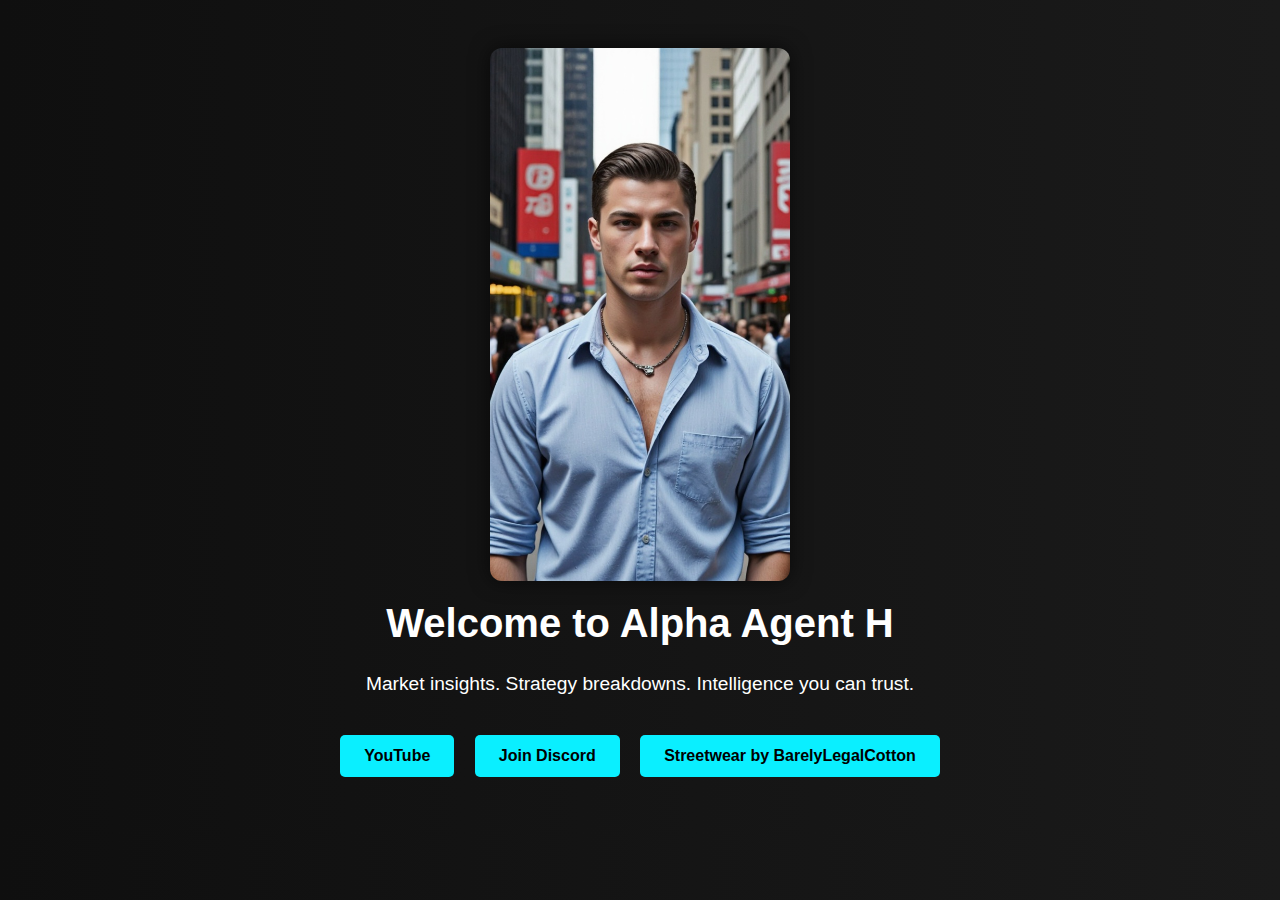
<file: index.html>
<!DOCTYPE html>
<html lang="en">
<head>
  <meta charset="UTF-8" />
  <meta name="viewport" content="width=device-width, initial-scale=1.0"/>
  <title>Alpha Agent H</title>
  <style>
    body {
      margin: 0;
      font-family: 'Segoe UI', Tahoma, Geneva, Verdana, sans-serif;
      background: linear-gradient(to right, #0f0f0f, #1a1a1a);
      color: white;
      text-align: center;
      padding: 3rem;
    }
    .avatar {
      max-width: 300px;
      border-radius: 12px;
      box-shadow: 0 0 20px rgba(0,0,0,0.6);
    }
    h1 {
      font-size: 2.5rem;
      margin-top: 1rem;
    }
    p {
      font-size: 1.2rem;
      margin: 1rem 0 2rem;
    }
    .buttons a {
      display: inline-block;
      margin: 0.5rem;
      padding: 0.75rem 1.5rem;
      background: #0aefff;
      color: black;
      text-decoration: none;
      font-weight: bold;
      border-radius: 5px;
      transition: background 0.3s ease;
    }
    .buttons a:hover {
      background: #06c9d7;
    }
  </style>
</head>
<body>

  <img src="images/profile_pic.jpg" alt="Alpha Agent H" class="avatar" />

  <h1>Welcome to Alpha Agent H</h1>
  <p>Market insights. Strategy breakdowns. Intelligence you can trust.</p>

  <div class="buttons">
    <a href="https://www.youtube.com/@AlphaAgentH" target="_blank">YouTube</a>
    <a href="https://discord.gg/YOUR_INVITE_CODE" target="_blank">Join Discord</a>
    <a href="https://barelylegalcotton.com" target="_blank">Streetwear by BarelyLegalCotton</a>
  </div>

</body>
</html>
</file>
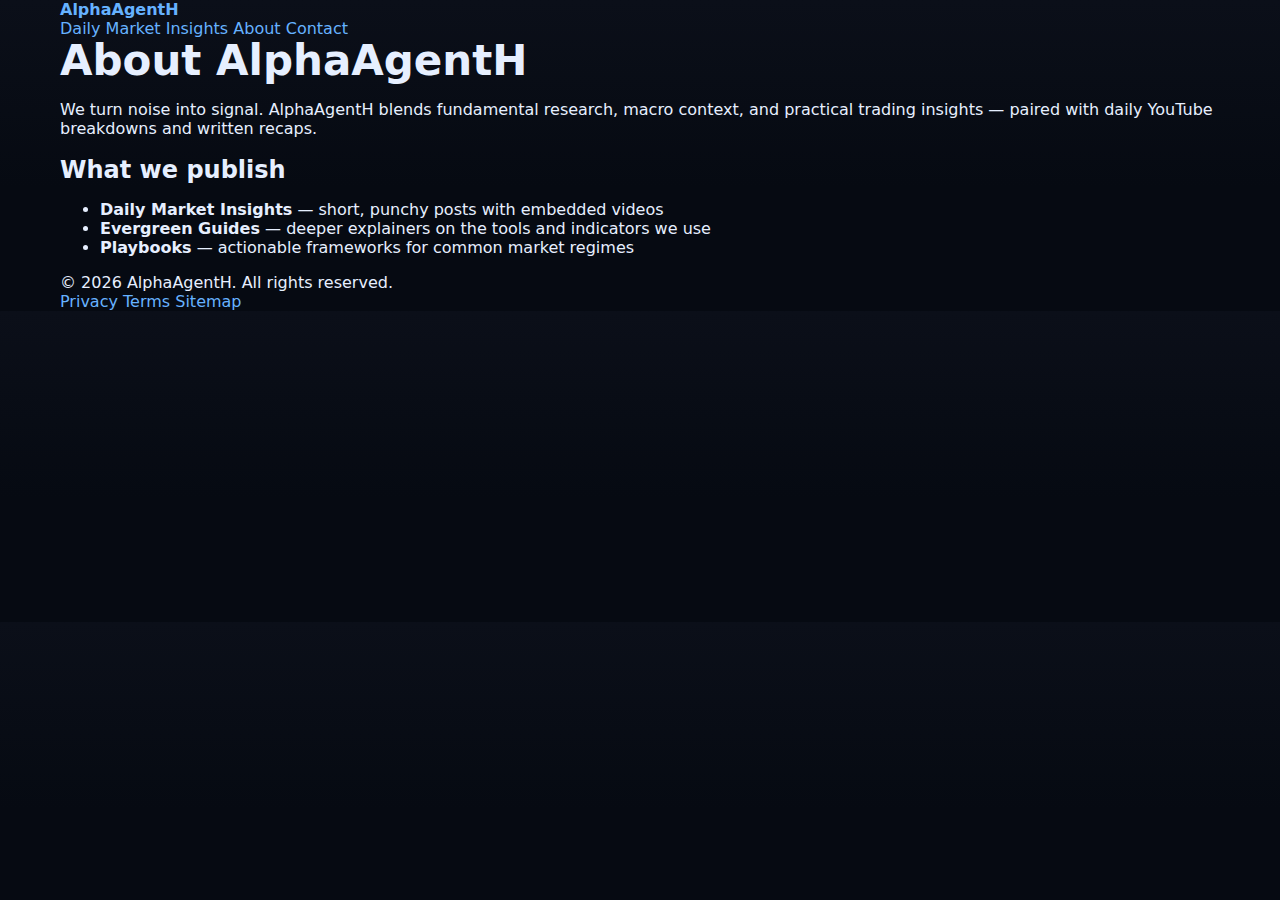
<file: about.html>
<!DOCTYPE html>

<html lang="en">
<head>
<meta charset="utf-8"/>
<meta content="width=device-width,initial-scale=1" name="viewport"/>
<title>About — AlphaAgentH</title>
<meta content="About AlphaAgentH: markets, AI, and strategy." name="description"/>
<link href="/css/site.css" rel="stylesheet"/>
</head>
<body>
<header class="site-header">
<div class="wrap">
<a class="brand" href="/">AlphaAgentH</a>
<nav>
<a href="/market-insights.html">Daily Market Insights</a>
<a class="active" href="/about.html">About</a>
<a href="/contact.html">Contact</a>
</nav>
</div>
</header>
<main class="wrap">
<h1>About AlphaAgentH</h1>
<p>We turn noise into signal. AlphaAgentH blends fundamental research, macro context, and practical trading insights — paired with daily YouTube breakdowns and written recaps.</p>
<h2>What we publish</h2>
<ul>
<li><strong>Daily Market Insights</strong> — short, punchy posts with embedded videos</li>
<li><strong>Evergreen Guides</strong> — deeper explainers on the tools and indicators we use</li>
<li><strong>Playbooks</strong> — actionable frameworks for common market regimes</li>
</ul>
</main>
<footer class="site-footer">
<div class="wrap">
<div>© <span id="year"></span> AlphaAgentH. All rights reserved.</div>
<div class="links">
<a href="/privacy.html">Privacy</a>
<a href="/terms.html">Terms</a>
<a href="/sitemap.xml">Sitemap</a>
</div>
</div>
</footer>
<script>document.getElementById('year').textContent = new Date().getFullYear();</script>
</body>
</html>
</file>
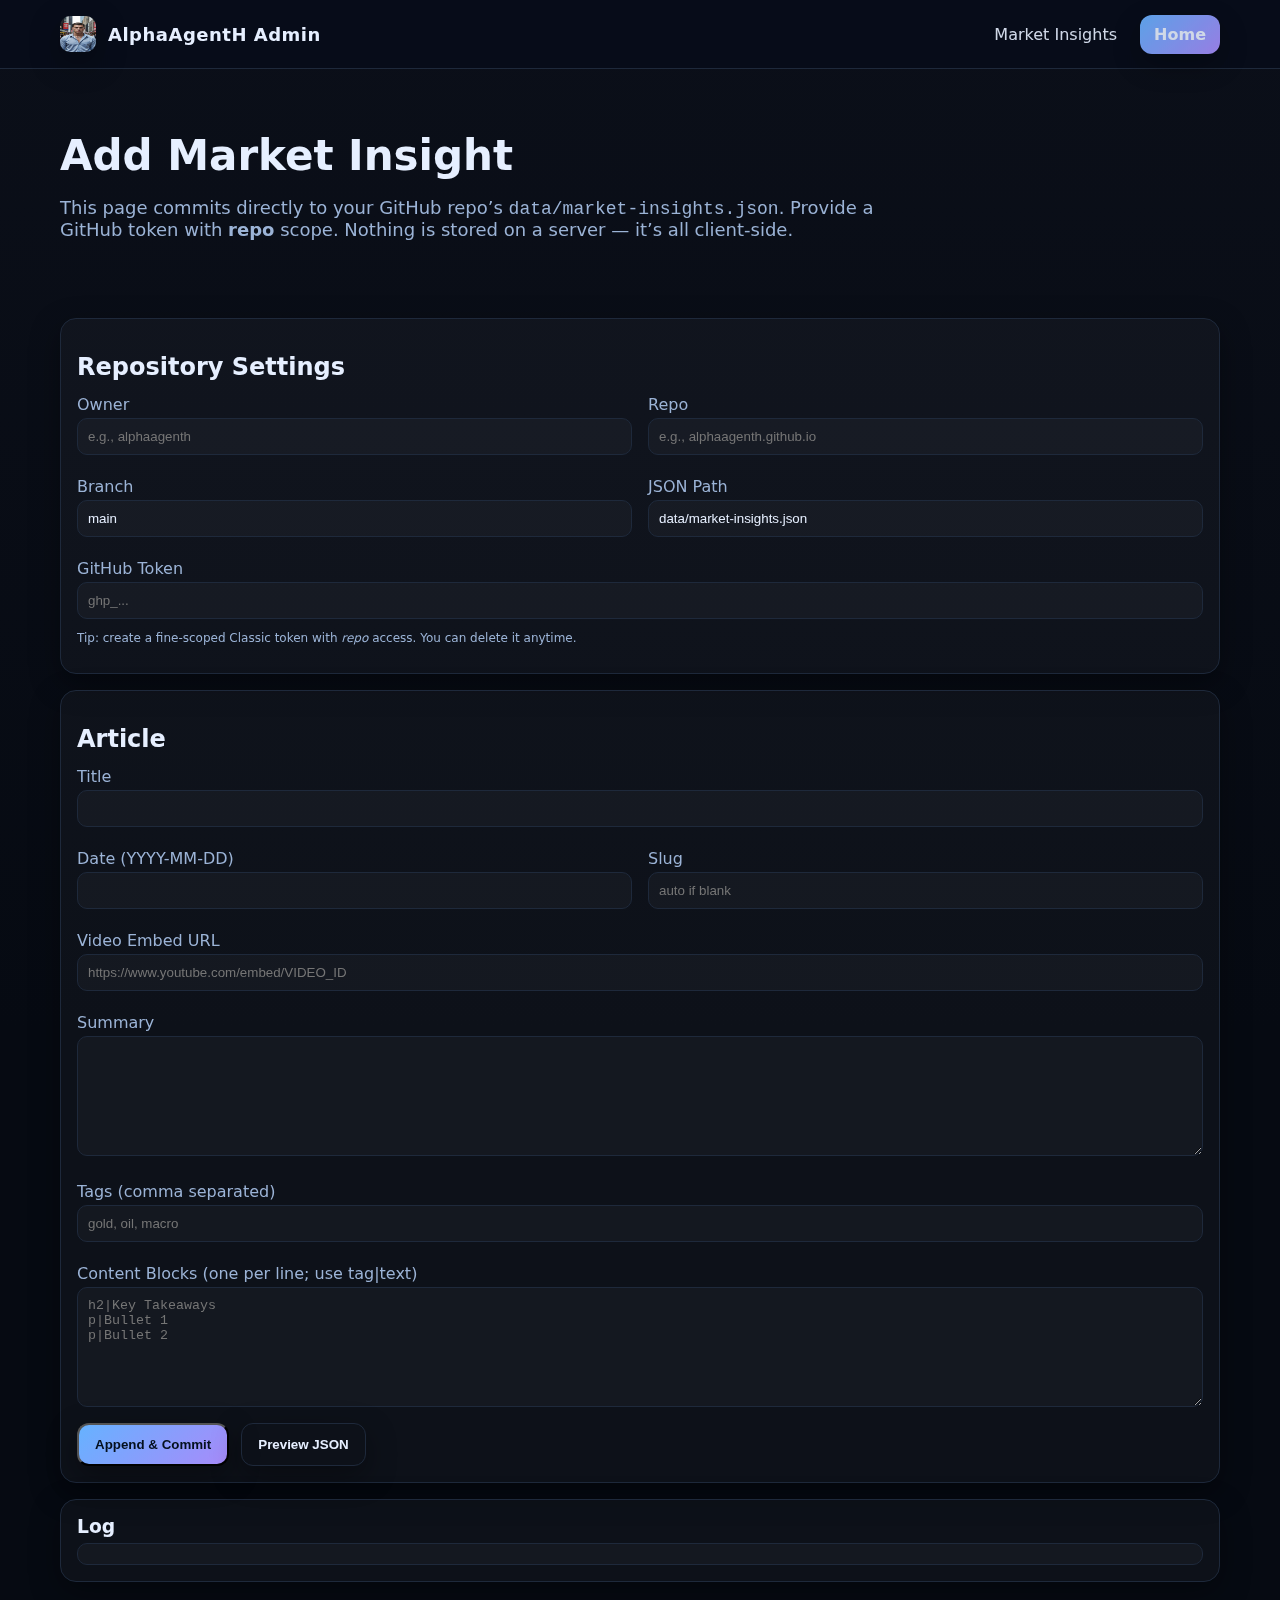
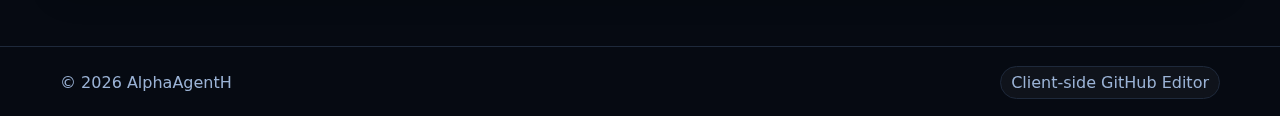
<file: admin.html>
<!doctype html>
<html lang="en">
<head>
  <meta charset="utf-8"/>
  <meta name="viewport" content="width=device-width,initial-scale=1"/>
  <title>Admin — Add Market Insight</title>
  <link rel="stylesheet" href="/css/site.css"/>
  <style>
    .form{display:grid;grid-template-columns:1fr 1fr;gap:16px}
    .form .full{grid-column:1/-1}
    label{display:block;margin:6px 0 4px;color:var(--muted)}
    input,textarea{width:100%;padding:10px;border-radius:10px;border:1px solid var(--border);background:rgba(255,255,255,.03);color:var(--text)}
    textarea{min-height:120px}
    .small{font-size:12px;color:var(--muted)}
    .note{margin:12px 0}
    .log{white-space:pre-wrap;background:rgba(255,255,255,.03);padding:10px;border-radius:10px;border:1px solid var(--border);max-height:180px;overflow:auto}
  </style>
</head>
<body>
  <nav class="top">
    <div class="wrap row">
      <div class="brand"><img src="/images/profile_pic.jpg" alt="logo"><span class="name">AlphaAgentH Admin</span></div>
      <div class="menu">
        <a href="/market-insights.html">Market Insights</a>
        <a class="btn" href="/">Home</a>
      </div>
    </div>
  </nav>
  <header class="hero">
    <div class="wrap">
      <h1>Add Market Insight</h1>
      <p class="lede">This page commits directly to your GitHub repo’s <code>data/market-insights.json</code>. Provide a GitHub token with <b>repo</b> scope. Nothing is stored on a server — it’s all client‑side.</p>
    </div>
  </header>
  <main class="wrap">
    <section class="section">
      <div class="card">
        <h2>Repository Settings</h2>
        <div class="form">
          <div><label>Owner</label><input id="owner" placeholder="e.g., alphaagenth"/></div>
          <div><label>Repo</label><input id="repo" placeholder="e.g., alphaagenth.github.io"/></div>
          <div><label>Branch</label><input id="branch" value="main"/></div>
          <div><label>JSON Path</label><input id="path" value="data/market-insights.json"/></div>
          <div class="full"><label>GitHub Token</label><input id="token" type="password" placeholder="ghp_..."/></div>
        </div>
        <p class="small note">Tip: create a fine‑scoped Classic token with <em>repo</em> access. You can delete it anytime.</p>
      </div>

      <div class="card" style="margin-top:16px">
        <h2>Article</h2>
        <div class="form">
          <div class="full"><label>Title</label><input id="title"></div>
          <div><label>Date (YYYY-MM-DD)</label><input id="date"></div>
          <div><label>Slug</label><input id="slug" placeholder="auto if blank"></div>
          <div class="full"><label>Video Embed URL</label><input id="video" placeholder="https://www.youtube.com/embed/VIDEO_ID"></div>
          <div class="full"><label>Summary</label><textarea id="summary"></textarea></div>
          <div class="full"><label>Tags (comma separated)</label><input id="tags" placeholder="gold, oil, macro"></div>
          <div class="full"><label>Content Blocks (one per line; use tag|text)</label><textarea id="content" placeholder="h2|Key Takeaways&#10;p|Bullet 1&#10;p|Bullet 2"></textarea></div>
        </div>
        <div class="cta" style="margin-top:12px">
          <button class="btn" id="submit">Append & Commit</button>
          <button class="btn ghost" id="preview">Preview JSON</button>
        </div>
      </div>

      <div class="card" style="margin-top:16px">
        <h3>Log</h3>
        <div class="log" id="log"></div>
      </div>
    </section>
  </main>

  <footer class="footer">
    <div class="wrap row"><span>© <span id="year"></span> AlphaAgentH</span><span class="badge">Client‑side GitHub Editor</span></div>
  </footer>

  <script>
    document.getElementById('year').textContent=new Date().getFullYear();
    const log = (m)=>{ const el=document.getElementById('log'); el.textContent += m + "\n"; el.scrollTop=el.scrollHeight; };
    const b64 = (s)=> btoa(unescape(encodeURIComponent(s)));
    const de64 = (s)=> decodeURIComponent(escape(atob(s)));
    const slugify = s => (s||'').toLowerCase().replace(/[^a-z0-9]+/g,'-').replace(/(^-|-$)/g,'').substring(0,80);

    async function ghGet(owner,repo,branch,path,token){
      const r = await fetch(`https://api.github.com/repos/${owner}/${repo}/contents/${path}?ref=${branch}`,{
        headers:{'Authorization':`Bearer ${token}`,'Accept':'application/vnd.github+json'}
      });
      if(!r.ok) throw new Error('Fetch failed: '+r.status);
      return r.json();
    }
    async function ghPut(owner,repo,branch,path,token,content,sha,msg){
      const r = await fetch(`https://api.github.com/repos/${owner}/${repo}/contents/${path}`,{
        method:'PUT',
        headers:{'Authorization':`Bearer ${token}`,'Accept':'application/vnd.github+json'},
        body: JSON.stringify({message: msg, content: b64(content), branch, sha})
      });
      if(!r.ok) throw new Error('Commit failed: '+r.status);
      return r.json();
    }

    function parseBlocks(raw){
      const out=[];
      (raw||'').split(/\n+/).forEach(line=>{
        const ix=line.indexOf('|');
        if(ix>0){
          const tag=line.slice(0,ix).trim()||'p';
          const text=line.slice(ix+1).trim();
          if(text) out.push({tag,text});
        }
      });
      return out;
    }

    async function handleAppend(){
      try{
        const owner=document.getElementById('owner').value.trim();
        const repo=document.getElementById('repo').value.trim();
        const branch=document.getElementById('branch').value.trim()||'main';
        const path=document.getElementById('path').value.trim()||'data/market-insights.json';
        const token=document.getElementById('token').value.trim();
        if(!owner||!repo||!token){ alert('Owner, repo, token required'); return; }

        const title=document.getElementById('title').value.trim();
        const date=document.getElementById('date').value.trim();
        let slug=document.getElementById('slug').value.trim();
        const video=document.getElementById('video').value.trim();
        const summary=document.getElementById('summary').value.trim();
        const tags=(document.getElementById('tags').value||'').split(',').map(s=>s.trim()).filter(Boolean);
        const content=parseBlocks(document.getElementById('content').value);

        if(!title||!date||!summary){ alert('Title, date, summary are required'); return; }
        if(!slug) slug=slugify(title);

        log('Fetching existing JSON...');
        const file=await ghGet(owner,repo,branch,path,token);
        const current=JSON.parse(de64(file.content));

        if(current.find(a=>a.slug===slug)){ alert('Slug already exists. Choose a different slug.'); return; }

        current.push({title: title, slug, date, videoUrl: video, summary, tags, content});
        current.sort((a,b)=> a.date < b.date ? 1 : -1);

        log('Committing update...');
        const res=await ghPut(owner,repo,branch,path,token,JSON.stringify(current,null,2),file.sha,`chore: add article ${slug}`);
        log('✅ Success! Commit ' + (res.commit && res.commit.sha ? res.commit.sha.substring(0,7) : 'ok'));

      }catch(e){ console.error(e); log('❌ ' + e.message); }
    }

    function handlePreview(){
      const title=document.getElementById('title').value.trim();
      const date=document.getElementById('date').value.trim();
      let slug=document.getElementById('slug').value.trim() || slugify(title);
      const video=document.getElementById('video').value.trim();
      const summary=document.getElementById('summary').value.trim();
      const tags=(document.getElementById('tags').value||'').split(',').map(s=>s.trim()).filter(Boolean);
      const content=parseBlocks(document.getElementById('content').value);
      const preview = {title, slug, date, videoUrl: video, summary, tags, content};
      log('Preview entry:\n' + JSON.stringify(preview,null,2));
    }

    document.getElementById('submit').addEventListener('click', handleAppend);
    document.getElementById('preview').addEventListener('click', handlePreview);
  </script>
</body>
</html>
</file>
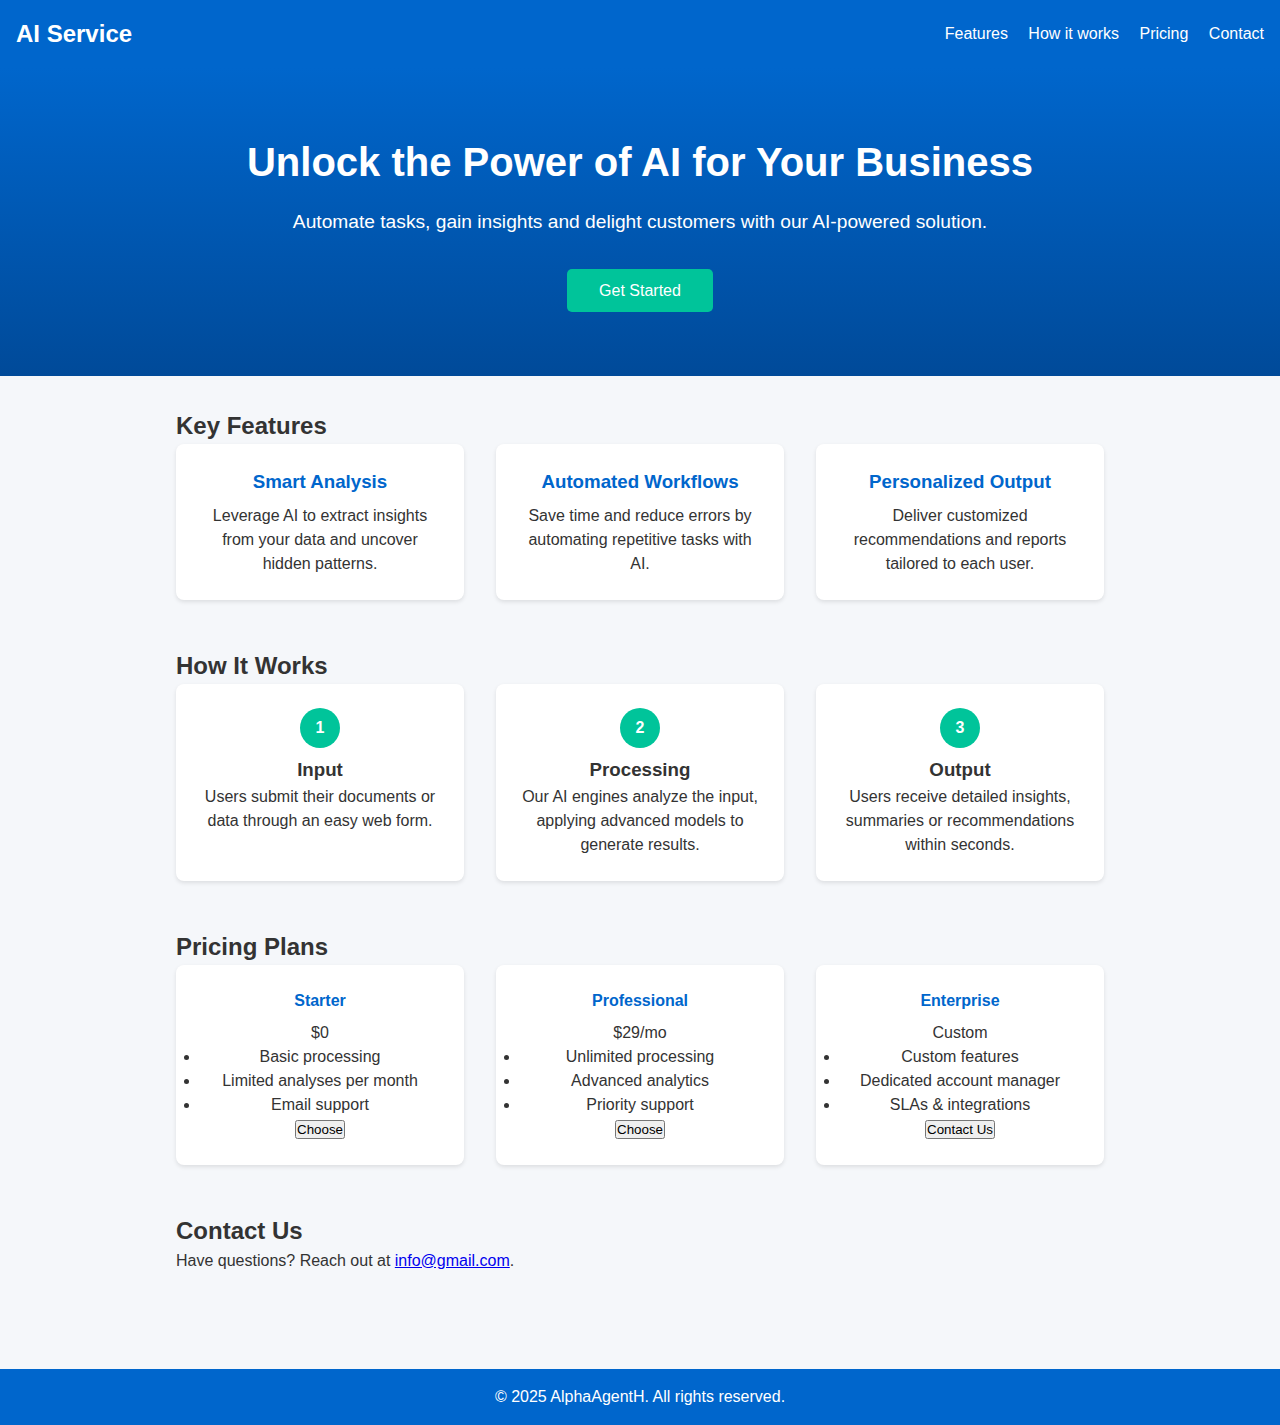
<file: ai_services.html>
<!DOCTYPE html>
<html lang="en">
  <head>
    <meta charset="UTF-8" />
    <meta name="viewport" content="width=device-width, initial-scale=1.0" />
    <title>AI‑Powered Service</title>
    <style>
      :root {
        --primary-color: #0066cc;
        --secondary-color: #004a99;
        --accent-color: #00c49a;
        --background-color: #f5f7fa;
        --text-color: #333;
        --heading-font: 'Segoe UI', sans-serif;
        --body-font: 'Arial', sans-serif;
      }
      * { box-sizing: border-box; margin: 0; padding: 0; }
      body {
        font-family: var(--body-font);
        background-color: var(--background-color);
        color: var(--text-color);
        line-height: 1.5;
      }
      header {
        background-color: var(--primary-color);
        padding: 1rem;
        display: flex;
        align-items: center;
        justify-content: space-between;
        color: white;
      }
      header .logo {
        font-size: 1.5rem;
        font-weight: bold;
      }
      header nav a {
        margin-left: 1rem;
        color: white;
        text-decoration: none;
      }
      .hero {
        background: linear-gradient(180deg, var(--primary-color) 0%, var(--secondary-color) 100%);
        color: white;
        padding: 4rem 1rem;
        text-align: center;
      }
      .hero h1 {
        font-family: var(--heading-font);
        font-size: 2.5rem;
        margin-bottom: 1rem;
      }
      .hero p { font-size: 1.2rem; margin-bottom: 2rem; }
      .hero .cta-button {
        background-color: var(--accent-color);
        color: white;
        padding: 0.8rem 2rem;
        border: none;
        border-radius: 5px;
        font-size: 1rem;
        cursor: pointer;
        transition: background-color 0.3s ease;
      }
      .hero .cta-button:hover { background-color: var(--secondary-color); }
      .container { max-width: 960px; margin: 0 auto; padding: 2rem 1rem; }
      .features, .steps, .pricing-tiers {
        display: flex;
        flex-wrap: wrap;
        gap: 2rem;
      }
      .feature-item, .step, .tier {
        flex: 1 1 280px;
        background: white;
        border-radius: 8px;
        padding: 1.5rem;
        box-shadow: 0 2px 4px rgba(0,0,0,0.1);
        text-align: center;
      }
      .feature-item h3, .tier h4 { color: var(--primary-color); margin-bottom: 0.5rem; }
      .step span {
        display: inline-block;
        width: 40px; height: 40px;
        border-radius: 50%;
        background-color: var(--accent-color);
        color: white;
        font-weight: bold;
        line-height: 40px;
        text-align: center;
        margin-bottom: 0.5rem;
      }
      footer {
        margin-top: 4rem;
        padding: 1rem;
        background-color: var(--primary-color);
        color: white;
        text-align: center;
      }
      @media (max-width: 768px) {
        .features, .steps, .pricing-tiers { flex-direction: column; }
      }
    </style>
  </head>
  <body>
    <header>
      <div class="logo">AI Service</div>
      <nav>
        <a href="#features">Features</a>
        <a href="#how-it-works">How it works</a>
        <a href="#pricing">Pricing</a>
        <a href="#contact">Contact</a>
      </nav>
    </header>
    <section class="hero">
      <h1>Unlock the Power of AI for Your Business</h1>
      <p>Automate tasks, gain insights and delight customers with our AI‑powered solution.</p>
      <button class="cta-button">Get Started</button>
    </section>
    <div class="container">
      <section id="features">
        <h2>Key Features</h2>
        <div class="features">
          <div class="feature-item">
            <h3>Smart Analysis</h3>
            <p>Leverage AI to extract insights from your data and uncover hidden patterns.</p>
          </div>
          <div class="feature-item">
            <h3>Automated Workflows</h3>
            <p>Save time and reduce errors by automating repetitive tasks with AI.</p>
          </div>
          <div class="feature-item">
            <h3>Personalized Output</h3>
            <p>Deliver customized recommendations and reports tailored to each user.</p>
          </div>
        </div>
      </section>
      <section id="how-it-works" class="how-it-works" style="margin-top:3rem;">
        <h2>How It Works</h2>
        <div class="steps">
          <div class="step">
            <span>1</span>
            <h3>Input</h3>
            <p>Users submit their documents or data through an easy web form.</p>
          </div>
          <div class="step">
            <span>2</span>
            <h3>Processing</h3>
            <p>Our AI engines analyze the input, applying advanced models to generate results.</p>
          </div>
          <div class="step">
            <span>3</span>
            <h3>Output</h3>
            <p>Users receive detailed insights, summaries or recommendations within seconds.</p>
          </div>
        </div>
      </section>
      <section id="pricing" class="pricing" style="margin-top:3rem;">
        <h2>Pricing Plans</h2>
        <div class="pricing-tiers">
          <div class="tier">
            <h4>Starter</h4>
            <div class="price">$0</div>
            <ul>
              <li>Basic processing</li>
              <li>Limited analyses per month</li>
              <li>Email support</li>
            </ul>
            <button class="cta-button">Choose</button>
          </div>
          <div class="tier">
            <h4>Professional</h4>
            <div class="price">$29/mo</div>
            <ul>
              <li>Unlimited processing</li>
              <li>Advanced analytics</li>
              <li>Priority support</li>
            </ul>
            <button class="cta-button">Choose</button>
          </div>
          <div class="tier">
            <h4>Enterprise</h4>
            <div class="price">Custom</div>
            <ul>
              <li>Custom features</li>
              <li>Dedicated account manager</li>
              <li>SLAs & integrations</li>
            </ul>
            <button class="cta-button">Contact Us</button>
          </div>
        </div>
      </section>
      <section id="contact" style="margin-top:3rem;">
        <h2>Contact Us</h2>
        <p>Have questions? Reach out at <a href="mailto:info@gmail.com">info@gmail.com</a>.</p>
      </section>
    </div>
    <footer>
      <p>&copy; 2025 AlphaAgentH. All rights reserved.</p>
    </footer>
  </body>
</html>
</file>
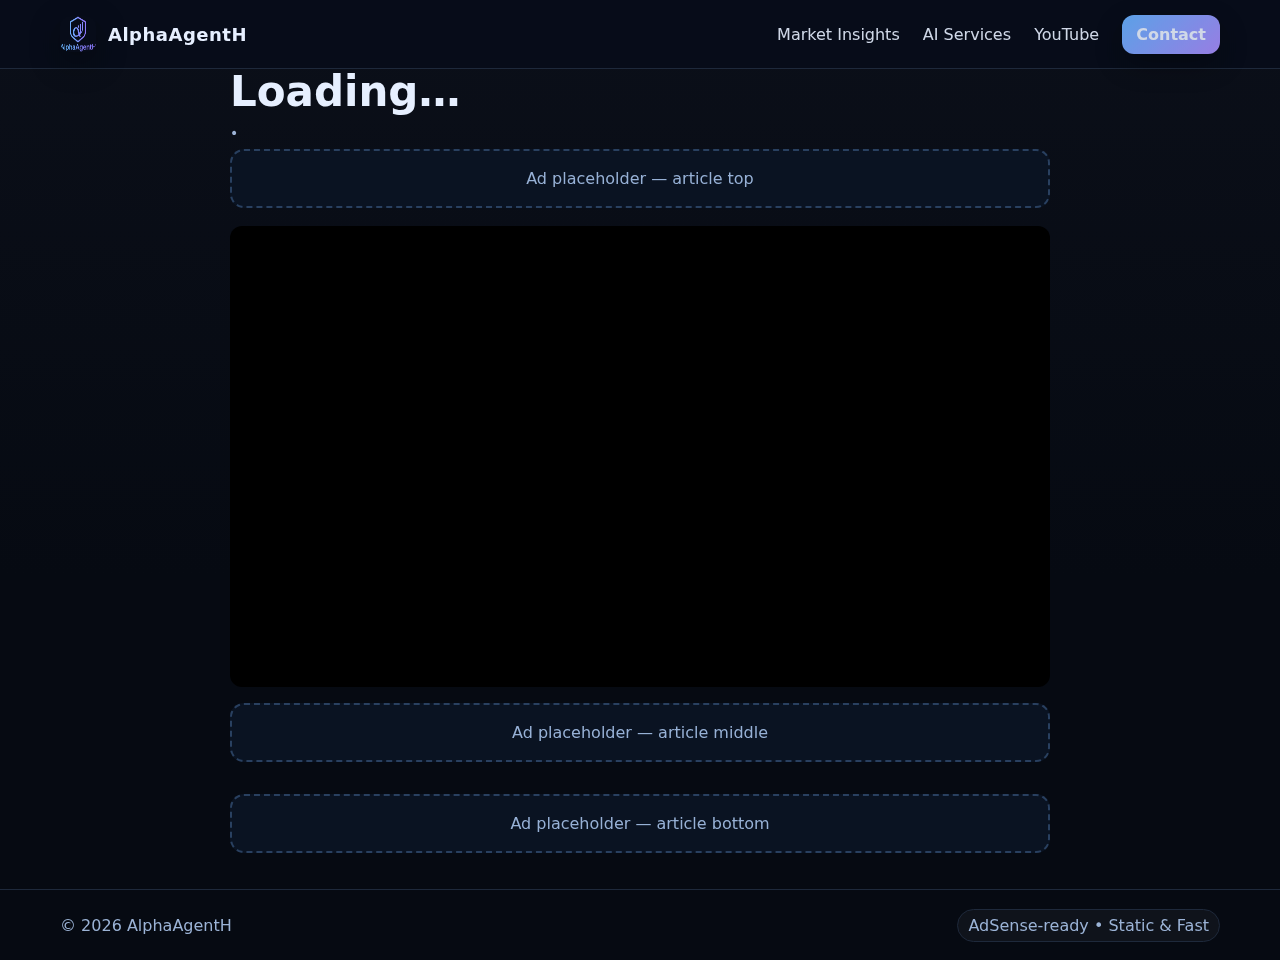
<file: article.html>
<!doctype html>
<html lang="en">
<head>
  <meta charset="utf-8" />
  <meta name="viewport" content="width=device-width,initial-scale=1" />
  <title>Market Insight — AlphaAgentH</title>
  <meta name="description" content="Deep-dive market insight article from AlphaAgentH." />
  <link rel="stylesheet" href="/css/site.css" />
</head>
<body>
  <nav class="top">
    <div class="wrap row">
      <div class="brand"><img src="/images/profile_pic_logo.png" alt="logo"><span class="name">AlphaAgentH</span></div>
      <div class="menu">
        <a href="/market-insights.html">Market Insights</a>
        <a href="/ai_services.html">AI Services</a>
        <a href="https://www.youtube.com/@AlphaAgentH" target="_blank" rel="noopener">YouTube</a>
        <a class="btn" href="/#contact">Contact</a>
      </div>
    </div>
  </nav>
  <main class="wrap article" id="article-root">
    <article>
      <h1 id="title">Loading…</h1>
      <div class="meta"><span id="date"></span> • <span id="tags"></span></div>
      <section class="ad-slot">Ad placeholder — article top</section>
      <p id="summary" class="lede"></p>
      <div class="video-wrap"><iframe id="video" width="560" height="315" src="" title="YouTube video player" frameborder="0" allow="accelerometer; autoplay; clipboard-write; encrypted-media; gyroscope; picture-in-picture; web-share" allowfullscreen></iframe></div>
      <div id="content"></div>
      <section class="ad-slot">Ad placeholder — article middle</section>
      <div class="next-prev" id="next-prev"></div>
      <section class="ad-slot">Ad placeholder — article bottom</section>
    </article>
  </main>
  <footer class="footer"><div class="wrap row"><span>© <span id="year"></span> AlphaAgentH</span><span class="badge">AdSense-ready • Static & Fast</span></div></footer>
  <script src="/js/main.js"></script>
  <script>document.getElementById('year').textContent=new Date().getFullYear(); renderArticleFromSlug();</script>
</body>
</html>
</file>
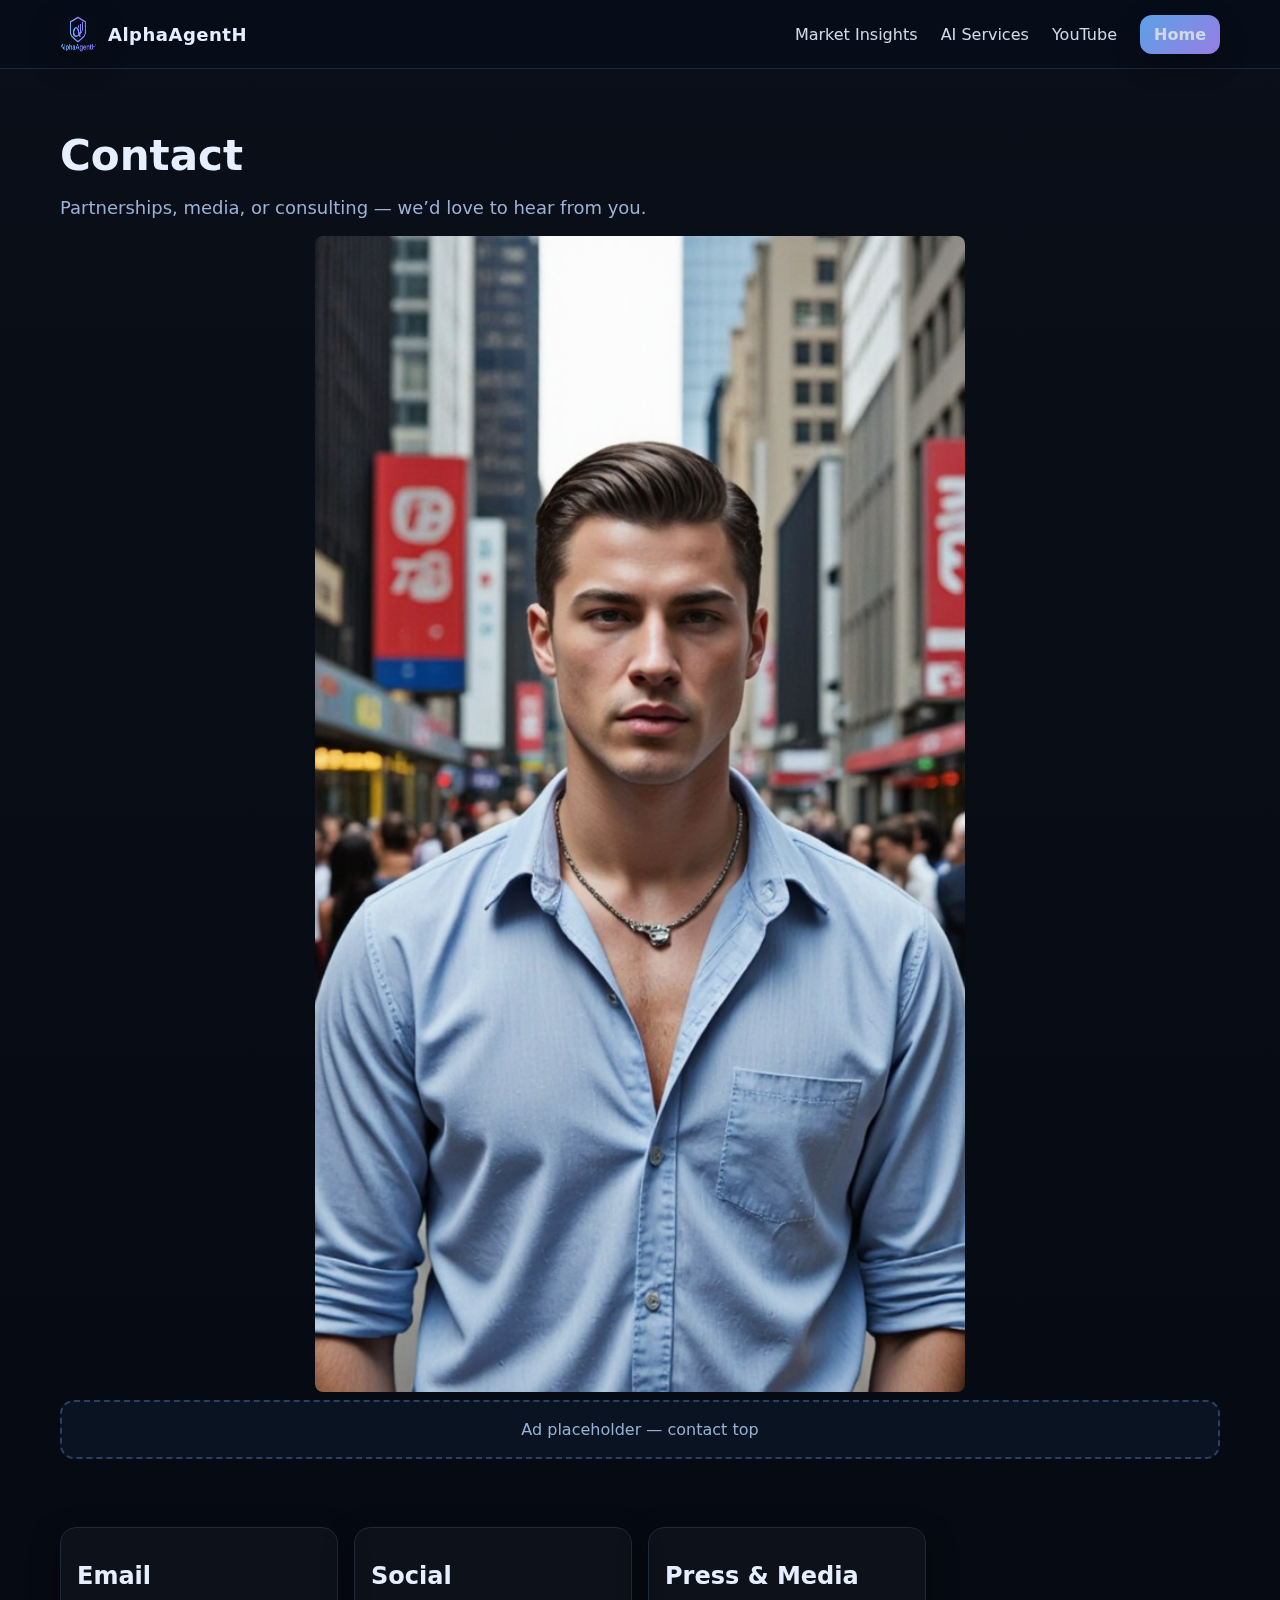
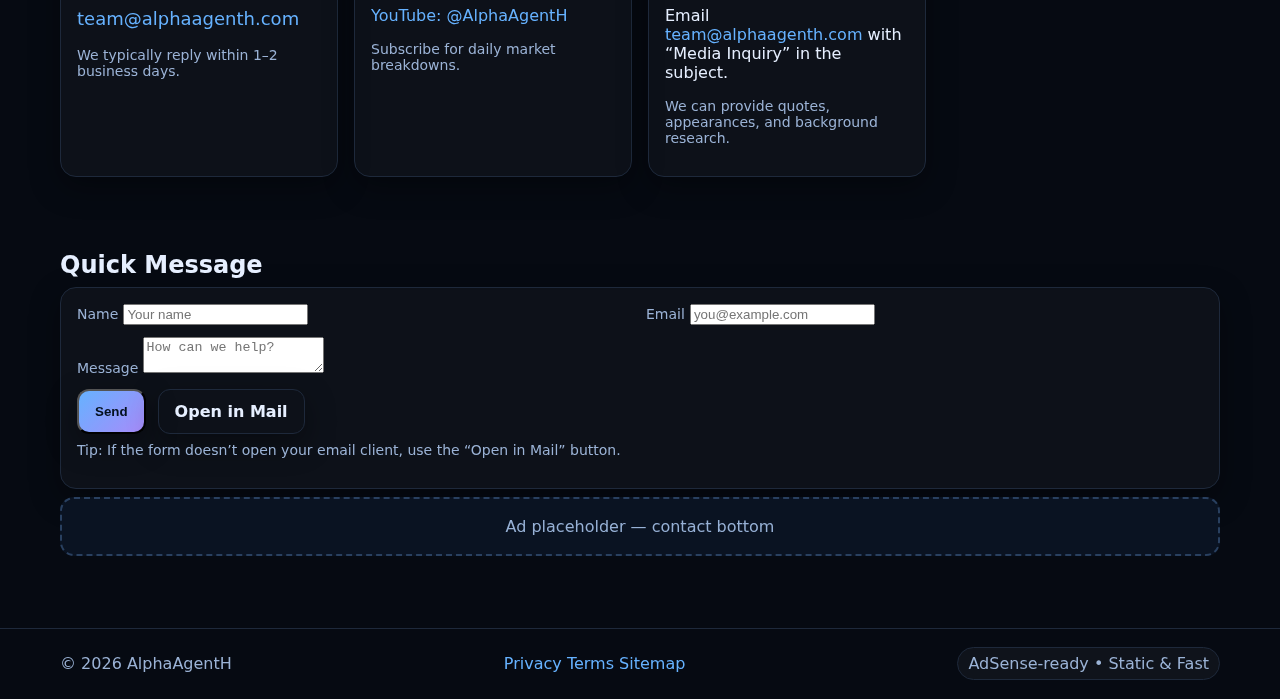
<file: contact.html>
<!doctype html>
<html lang="en">
<head>
  <meta charset="utf-8" />
  <meta name="viewport" content="width=device-width,initial-scale=1" />
  <title>Contact — AlphaAgentH</title>
  <meta name="description" content="Get in touch with AlphaAgentH." />
  <link rel="stylesheet" href="/css/site.css" />
    <style>
    .hero-portrait {
      max-width: 650px;
      width: 100%;
      height: auto;
      border-radius: 8px;
      display: block;
      margin: 0 auto;
    }
    @media (max-width: 768px) {
      .hero-portrait { max-width: 250px; }
    }
    @media (max-width: 480px) {
      .hero-portrait { max-width: 220px; }
    }
  </style>

</head>
<body>
  <nav class="top">
    <div class="wrap row">
      <div class="brand">
        <img src="/images/profile_pic_logo.png" alt="AlphaAgentH logo">
        <span class="name">AlphaAgentH</span>
      </div>
      <div class="menu">
        <a href="/market-insights.html">Market Insights</a>
        <a href="/ai_services.html">AI Services</a>
        <a href="https://www.youtube.com/@AlphaAgentH" target="_blank" rel="noopener">YouTube</a>
        <a class="btn" href="/#contact">Home</a>
      </div>
    </div>
  </nav>

  <header class="hero">
    <div class="wrap">
      <h1>Contact</h1>
      <p class="lede">Partnerships, media, or consulting — we’d love to hear from you.</p>
      <div><img class="hero-portrait" src="/images/profile_pic.jpg" alt="AlphaAgentH portrait"/></div>
      <div class="ad-slot">Ad placeholder — contact top</div>
      
    </div>
  </header>

  <main class="wrap">
    <section class="section">
      <div class="grid">
        <div class="card">
          <h2>Email</h2>
          <p class="lede"><a href="mailto:team@alphaagenth.com">team@alphaagenth.com</a></p>
          <p class="subtle">We typically reply within 1–2 business days.</p>
        </div>
        <div class="card">
          <h2>Social</h2>
          <p><a href="https://www.youtube.com/@AlphaAgentH" target="_blank" rel="noopener">YouTube: @AlphaAgentH</a></p>
          <p class="subtle">Subscribe for daily market breakdowns.</p>
        </div>
        <div class="card">
          <h2>Press & Media</h2>
          <p>Email <a href="mailto:team@alphaagenth.com?subject=Media%20Inquiry">team@alphaagenth.com</a> with “Media Inquiry” in the subject.</p>
          <p class="subtle">We can provide quotes, appearances, and background research.</p>
        </div>
      </div>
    </section>

    <section class="section">
      <h2>Quick Message</h2>
      <div class="card">
        <form action="mailto:team@alphaagenth.com" method="post" enctype="text/plain">
          <div style="display:grid;grid-template-columns:1fr 1fr;gap:12px">
            <div>
              <label class="subtle">Name</label>
              <input type="text" name="name" placeholder="Your name" required>
            </div>
            <div>
              <label class="subtle">Email</label>
              <input type="email" name="email" placeholder="you@example.com" required>
            </div>
            <div style="grid-column:1/-1">
              <label class="subtle">Message</label>
              <textarea name="message" placeholder="How can we help?" required></textarea>
            </div>
          </div>
          <div class="cta" style="margin-top:12px">
            <button class="btn" type="submit">Send</button>
            <a class="btn ghost" href="mailto:team@alphaagenth.com">Open in Mail</a>
          </div>
          <p class="subtle" style="margin-top:8px">Tip: If the form doesn’t open your email client, use the “Open in Mail” button.</p>
        </form>
      </div>
      <div class="ad-slot">Ad placeholder — contact bottom</div>
    </section>
  </main>

  <footer class="footer">
    <div class="wrap row">
      <span>© <span id="year"></span> AlphaAgentH</span>
            <div class="links">
        <a href="/privacy.html">Privacy</a>
        <a href="/terms.html">Terms</a>
        <a href="/sitemap.html">Sitemap</a>
      </div>

      <span class="badge">AdSense-ready • Static & Fast</span>
    </div>
  </footer>

  <script>document.getElementById('year').textContent=new Date().getFullYear();</script>
  <script async src="https://pagead2.googlesyndication.com/pagead/js/adsbygoogle.js?client=ca-pub-8646496100318732"
     crossorigin="anonymous"></script>
</body>
</html>
</file>
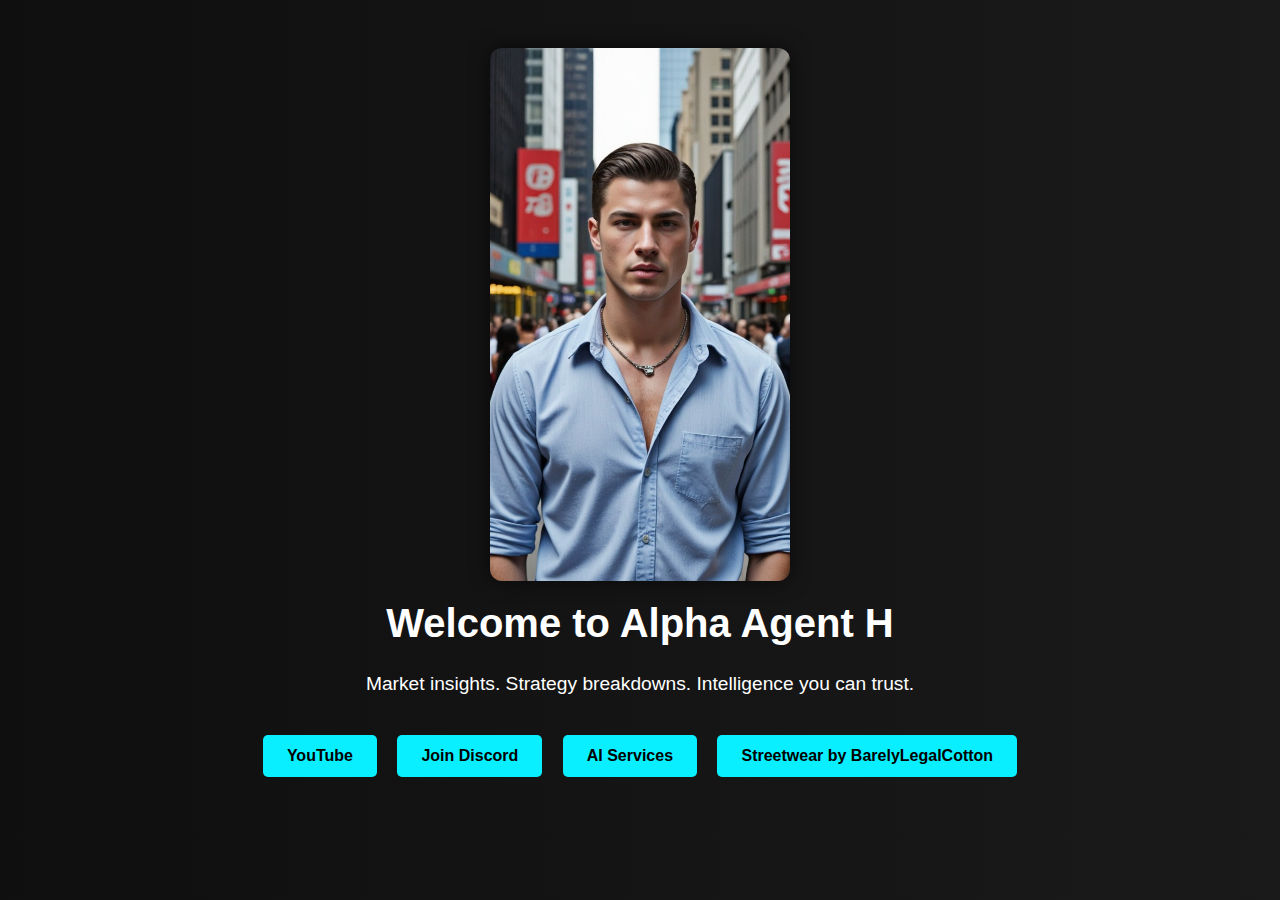
<file: index3.html>
<!DOCTYPE html>
<html lang="en">
<head>
  <meta charset="UTF-8" />
  <meta name="viewport" content="width=device-width, initial-scale=1.0"/>
  <title>Alpha Agent H</title>
  <style>
    body {
      margin: 0;
      font-family: 'Segoe UI', Tahoma, Geneva, Verdana, sans-serif;
      background: linear-gradient(to right, #0f0f0f, #1a1a1a);
      color: white;
      text-align: center;
      padding: 3rem;
    }
    .avatar {
      max-width: 300px;
      border-radius: 12px;
      box-shadow: 0 0 20px rgba(0,0,0,0.6);
    }
    h1 {
      font-size: 2.5rem;
      margin-top: 1rem;
    }
    p {
      font-size: 1.2rem;
      margin: 1rem 0 2rem;
    }
    .buttons a {
      display: inline-block;
      margin: 0.5rem;
      padding: 0.75rem 1.5rem;
      background: #0aefff;
      color: black;
      text-decoration: none;
      font-weight: bold;
      border-radius: 5px;
      transition: background 0.3s ease;
    }
    .buttons a:hover {
      background: #06c9d7;
    }
  </style>
</head>
<body>

  <img src="images/profile_pic.jpg" alt="Alpha Agent H" class="avatar" />

  <h1>Welcome to Alpha Agent H</h1>
  <p>Market insights. Strategy breakdowns. Intelligence you can trust.</p>

  <div class="buttons">
    <a href="https://www.youtube.com/@AlphaAgentH" target="_blank">YouTube</a>
    <a href="https://discord.gg/YOUR_INVITE_CODE" target="_blank">Join Discord</a>
    <a href="ai_services.html" target="_blank">AI Services</a>
    <a href="https://barelylegalcotton.com" target="_blank">Streetwear by BarelyLegalCotton</a>
  </div>
<script async src="https://pagead2.googlesyndication.com/pagead/js/adsbygoogle.js?client=ca-pub-8646496100318732"
     crossorigin="anonymous"></script>
</body>
</html>
</file>
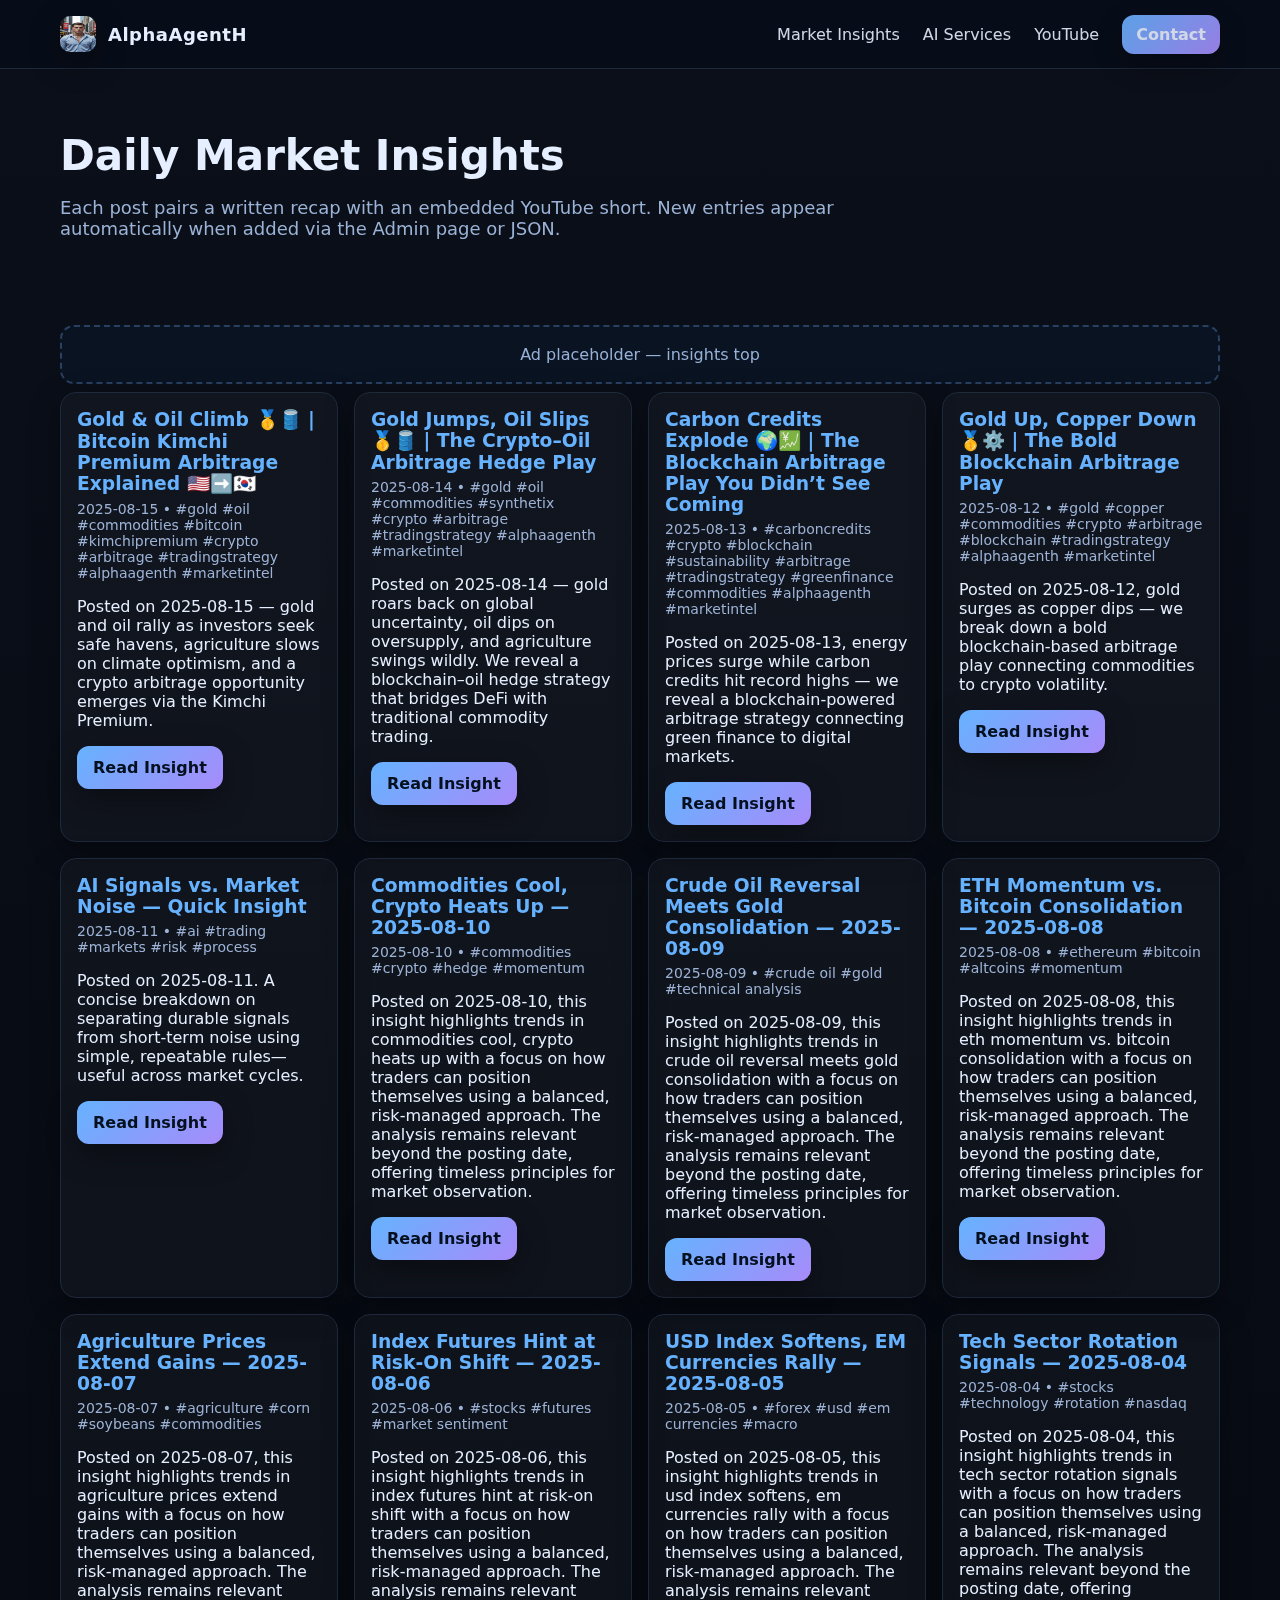
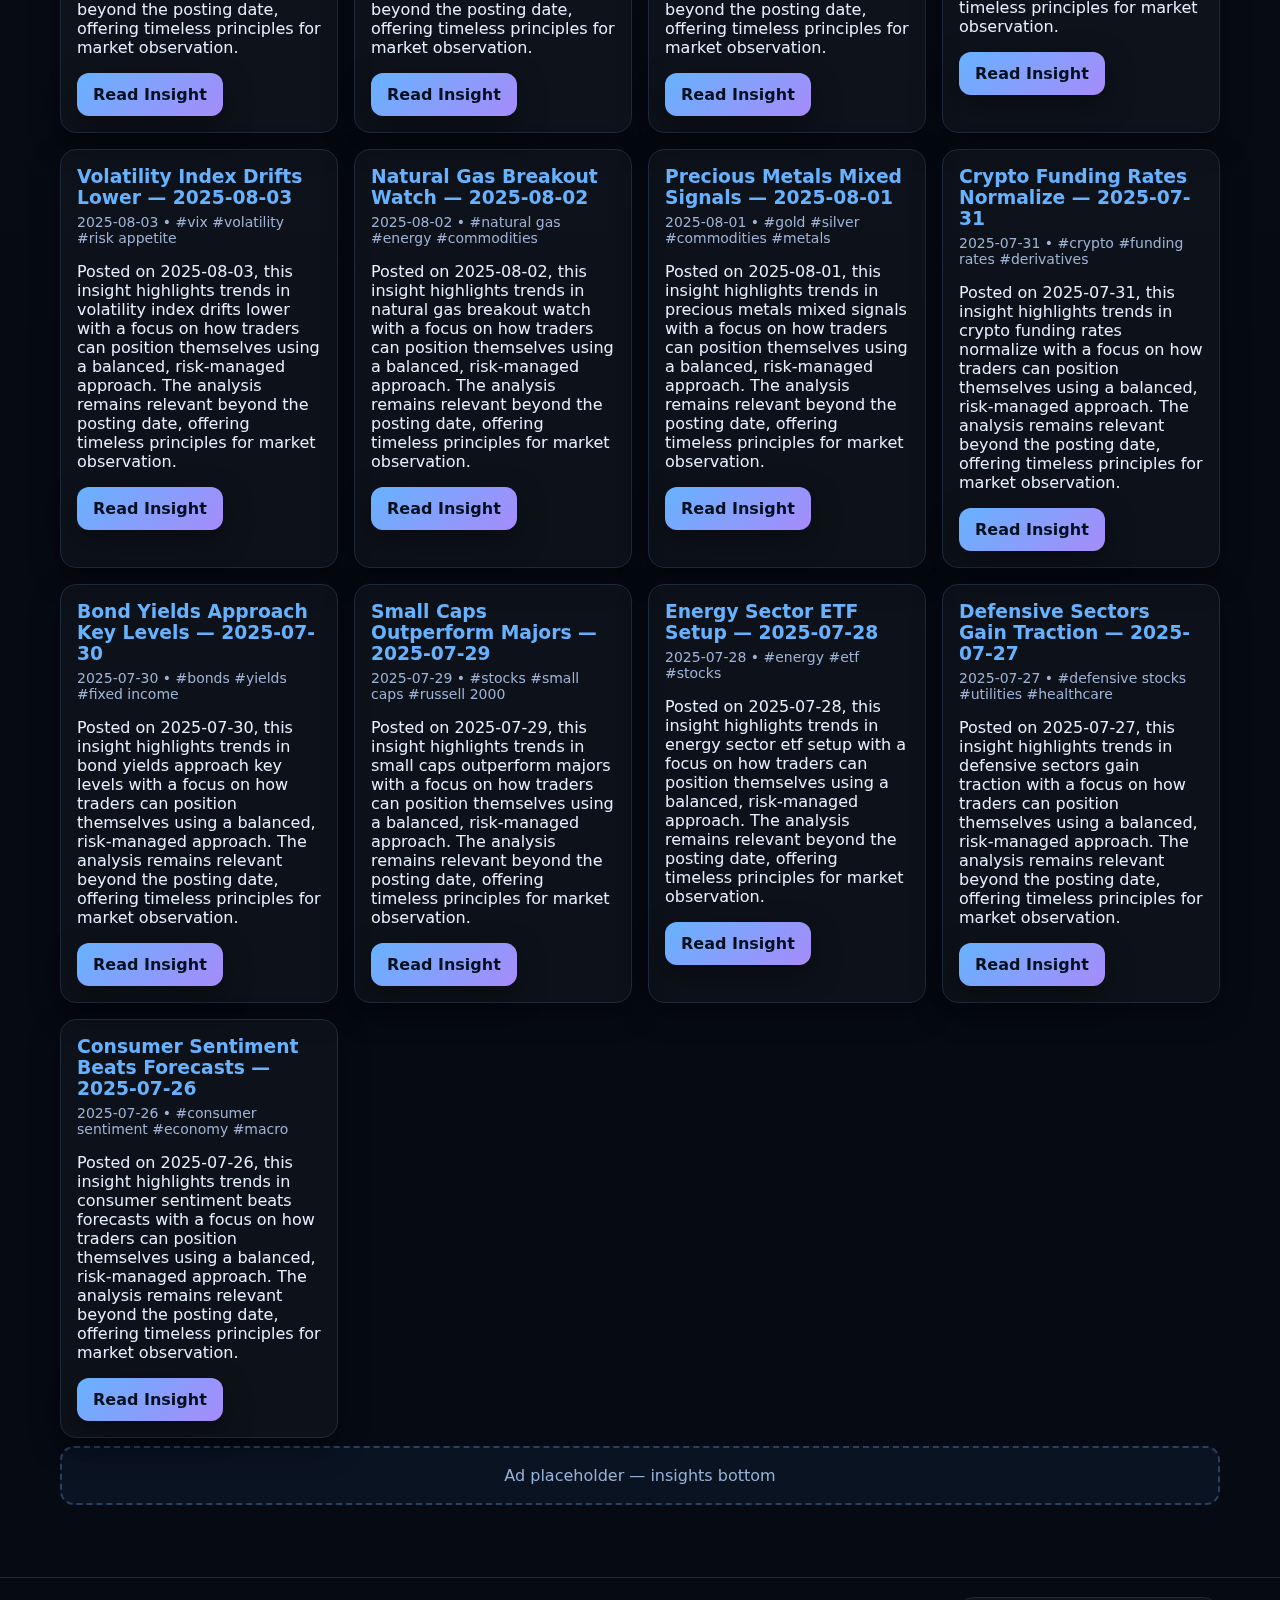
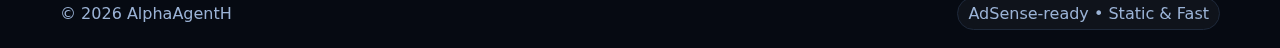
<file: market-insights.html>
<!doctype html>
<html lang="en">
<head>
  <meta charset="utf-8" />
  <meta name="viewport" content="width=device-width,initial-scale=1" />
  <title>Daily Market Insights — AlphaAgentH</title>
  <meta name="description" content="Daily market insights derived from our YouTube breakdowns." />
  <link rel="stylesheet" href="/css/site.css" />
</head>
<body>
  <nav class="top">
    <div class="wrap row">
      <div class="brand"><img src="/images/profile_pic.jpg" alt="logo"><span class="name">AlphaAgentH</span></div>
      <div class="menu">
        <a href="/market-insights.html">Market Insights</a>
        <a href="/ai_services.html">AI Services</a>
        <a href="https://www.youtube.com/@AlphaAgentH" target="_blank" rel="noopener">YouTube</a>
        <a class="btn" href="/#contact">Contact</a>
      </div>
    </div>
  </nav>
  <main class="wrap">
    <header class="hero"><h1>Daily Market Insights</h1><p class="lede">Each post pairs a written recap with an embedded YouTube short. New entries appear automatically when added via the Admin page or JSON.</p></header>
    <section class="section">
      <div class="ad-slot">Ad placeholder — insights top</div>
      <div id="articles" class="grid"></div>
      <div class="ad-slot">Ad placeholder — insights bottom</div>
    </section>
  </main>
  <footer class="footer"><div class="wrap row"><span>© <span id="year"></span> AlphaAgentH</span><span class="badge">AdSense-ready • Static & Fast</span></div></footer>
  <script src="/js/main.js"></script>
  <script>document.getElementById('year').textContent=new Date().getFullYear(); renderInsightsGrid('#articles');</script>
</body>
</html>
</file>
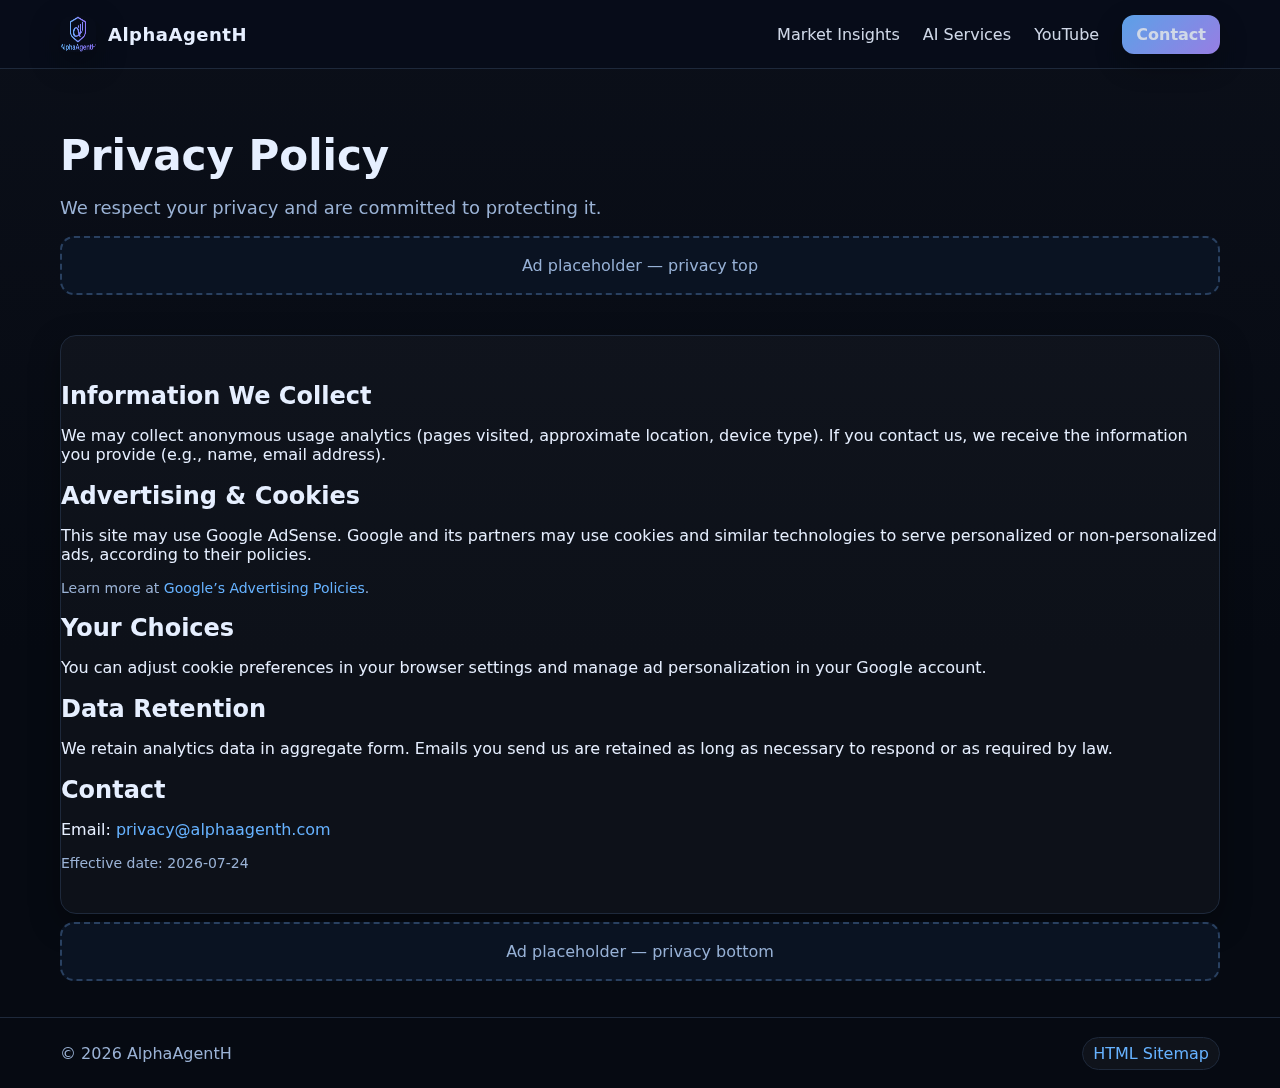
<file: privacy.html>
<!doctype html>
<html lang="en">
<head>
  <!-- Google tag (gtag.js) -->
<script async src="https://www.googletagmanager.com/gtag/js?id=G-M0GTTFT9J3"></script>
<script>
  window.dataLayer = window.dataLayer || [];
  function gtag(){dataLayer.push(arguments);}
  gtag('js', new Date());

  gtag('config', 'G-M0GTTFT9J3');
</script>
  <meta charset="utf-8" />
  <meta name="viewport" content="width=device-width,initial-scale=1" />
  <title>Privacy Policy — AlphaAgentH</title>
  <meta name="description" content="Privacy Policy for AlphaAgentH." />
  <meta name="google-adsense-account" content="ca-pub-8646496100318732">
  <link rel="stylesheet" href="/css/site.css" />
</head>
<body>
  <nav class="top">
    <div class="wrap row">
      <div class="brand"><img src="/images/profile_pic_logo.png" alt="logo"><span class="name">AlphaAgentH</span></div>
      <div class="menu">
        <a href="/market-insights.html">Market Insights</a>
        <a href="/ai_services.html">AI Services</a>
        <a href="https://www.youtube.com/@AlphaAgentH" target="_blank" rel="noopener">YouTube</a>
        <a class="btn" href="/contact.html">Contact</a>
      </div>
    </div>
  </nav>

  <main class="wrap legal">
    <header class="hero">
      <h1>Privacy Policy</h1>
      <p class="lede">We respect your privacy and are committed to protecting it.</p>
      <div class="ad-slot">Ad placeholder — privacy top</div>
    </header>

    <section class="section card">
      <h2>Information We Collect</h2>
      <p>We may collect anonymous usage analytics (pages visited, approximate location, device type). If you contact us, we receive the information you provide (e.g., name, email address).</p>

      <h2>Advertising & Cookies</h2>
      <p>This site may use Google AdSense. Google and its partners may use cookies and similar technologies to serve personalized or non-personalized ads, according to their policies.</p>
      <p class="subtle">Learn more at <a href="https://policies.google.com/technologies/ads" target="_blank" rel="noopener">Google’s Advertising Policies</a>.</p>

      <h2>Your Choices</h2>
      <p>You can adjust cookie preferences in your browser settings and manage ad personalization in your Google account.</p>

      <h2>Data Retention</h2>
      <p>We retain analytics data in aggregate form. Emails you send us are retained as long as necessary to respond or as required by law.</p>

      <h2>Contact</h2>
      <p>Email: <a href="mailto:privacy@alphaagenth.com">privacy@alphaagenth.com</a></p>
      <p class="subtle">Effective date: <span id="eff-date"></span></p>
    </section>

    <div class="ad-slot">Ad placeholder — privacy bottom</div>
  </main>

  <footer class="footer">
    <div class="wrap row">
      <span>© <span id="year"></span> AlphaAgentH</span>
      <a class="badge" href="/sitemap.html">HTML Sitemap</a>
    </div>
  </footer>

  <script>
    document.getElementById('year').textContent = new Date().getFullYear();
    document.getElementById('eff-date').textContent = new Date().toISOString().slice(0,10);
  </script>
</body>
</html>
</file>
<file: css/site.css>
/* AlphaAgentH — unified theme */
:root{
  --bg: #0b0f19;
  --bg-soft: #0f1526;
  --card: #0f172a;
  --text: #e6efff;
  --muted: #9bb3d6;
  --primary: #66b2ff;
  --accent: #a78bfa;
  --border: #1e293b;
  --shadow: 0 10px 30px rgba(0,0,0,.35);
}
*{box-sizing:border-box}
html,body{margin:0;padding:0;background:linear-gradient(180deg,var(--bg),#060a12 60%);color:var(--text);font-family:Inter,system-ui,Segoe UI,Roboto,Arial,sans-serif}
a{color:var(--primary);text-decoration:none}
a:hover{text-decoration:underline}
.wrap{max-width:1200px;margin:0 auto;padding:0 20px}
nav.top{position:sticky;top:0;z-index:20;background:rgba(7,12,24,.75);backdrop-filter:saturate(140%) blur(12px);border-bottom:1px solid var(--border)}
nav.top .row{display:flex;align-items:center;justify-content:space-between;height:68px}
.brand{display:flex;align-items:center;gap:12px;font-weight:800}
.brand img{width:36px;height:36px;border-radius:10px;box-shadow:var(--shadow)}
.brand .name{font-size:18px;letter-spacing:.5px}
.menu a{margin-left:18px;color:var(--text);opacity:.9}
.menu a.btn{background:linear-gradient(135deg,var(--primary),var(--accent));padding:10px 14px;border-radius:12px;box-shadow:var(--shadow)}
.hero{padding:64px 0 32px}
h1{font-size:42px;line-height:1.1;margin:0 0 10px}
h2{font-size:24px;margin:18px 0 8px}
.lede{font-size:18px;color:var(--muted);max-width:820px}
.cta{display:flex;gap:12px;margin-top:16px}
.btn{display:inline-block;padding:12px 16px;border-radius:12px;background:linear-gradient(135deg,var(--primary),var(--accent));color:#04101e;font-weight:800;box-shadow:var(--shadow)}
.btn.ghost{background:transparent;border:1px solid var(--border);color:var(--text)}
.grid{display:grid;grid-template-columns:repeat(auto-fill,minmax(260px,1fr));gap:16px}
.card{background:rgba(255,255,255,.03);border:1px solid var(--border);border-radius:16px;padding:16px;box-shadow:var(--shadow)}
.card h3{margin:0 0 6px}
.kpis{display:grid;grid-template-columns:repeat(4,minmax(0,1fr));gap:16px;margin-top:24px}
.kpi{background:rgba(255,255,255,.03);border:1px solid var(--border);border-radius:16px;padding:16px;text-align:center}
.kpi .num{font-size:28px;font-weight:900}
.section{padding:28px 0}
.footer{border-top:1px solid var(--border);margin-top:36px}
.footer .row{display:flex;justify-content:space-between;align-items:center;height:70px;color:var(--muted)}
.badge{display:inline-flex;align-items:center;gap:8px;padding:6px 10px;border:1px solid var(--border);border-radius:24px;background:rgba(255,255,255,.04)}
.ad-slot{border:2px dashed #294060;border-radius:14px;padding:18px;text-align:center;color:#97b1d6;background:#0a1322;margin:8px 0}
.hero-img{max-width:680px;border-radius:16px;border:1px solid var(--border);box-shadow:var(--shadow)}
.subtle{color:var(--muted);font-size:14px}
.pricing{display:grid;grid-template-columns:repeat(auto-fill,minmax(280px,1fr));gap:16px}
.tier{background:rgba(255,255,255,.03);border:1px solid var(--border);border-radius:16px;padding:16px;display:flex;flex-direction:column;gap:10px}
.tier h4{margin:0}
.price{font-size:26px;font-weight:900}
.feature{background:rgba(255,255,255,.03);border:1px solid var(--border);border-radius:14px;padding:12px}
.video-wrap{position:relative;padding-bottom:56.25%;height:0;overflow:hidden;border-radius:12px;background:#000;margin:12px 0 16px}
.video-wrap iframe{position:absolute;top:0;left:0;width:100%;height:100%}
.meta{color:#9db3d6;font-size:14px;margin-bottom:8px}
.article article{max-width:820px;margin:0 auto}
.next-prev{display:flex;justify-content:space-between;margin-top:24px}
hr.sep{border:none;border-top:1px solid var(--border);margin:28px 0}
@media(max-width:720px){h1{font-size:32px}.kpis{grid-template-columns:repeat(2,1fr)}.menu a{margin-left:12px}}
</file>
